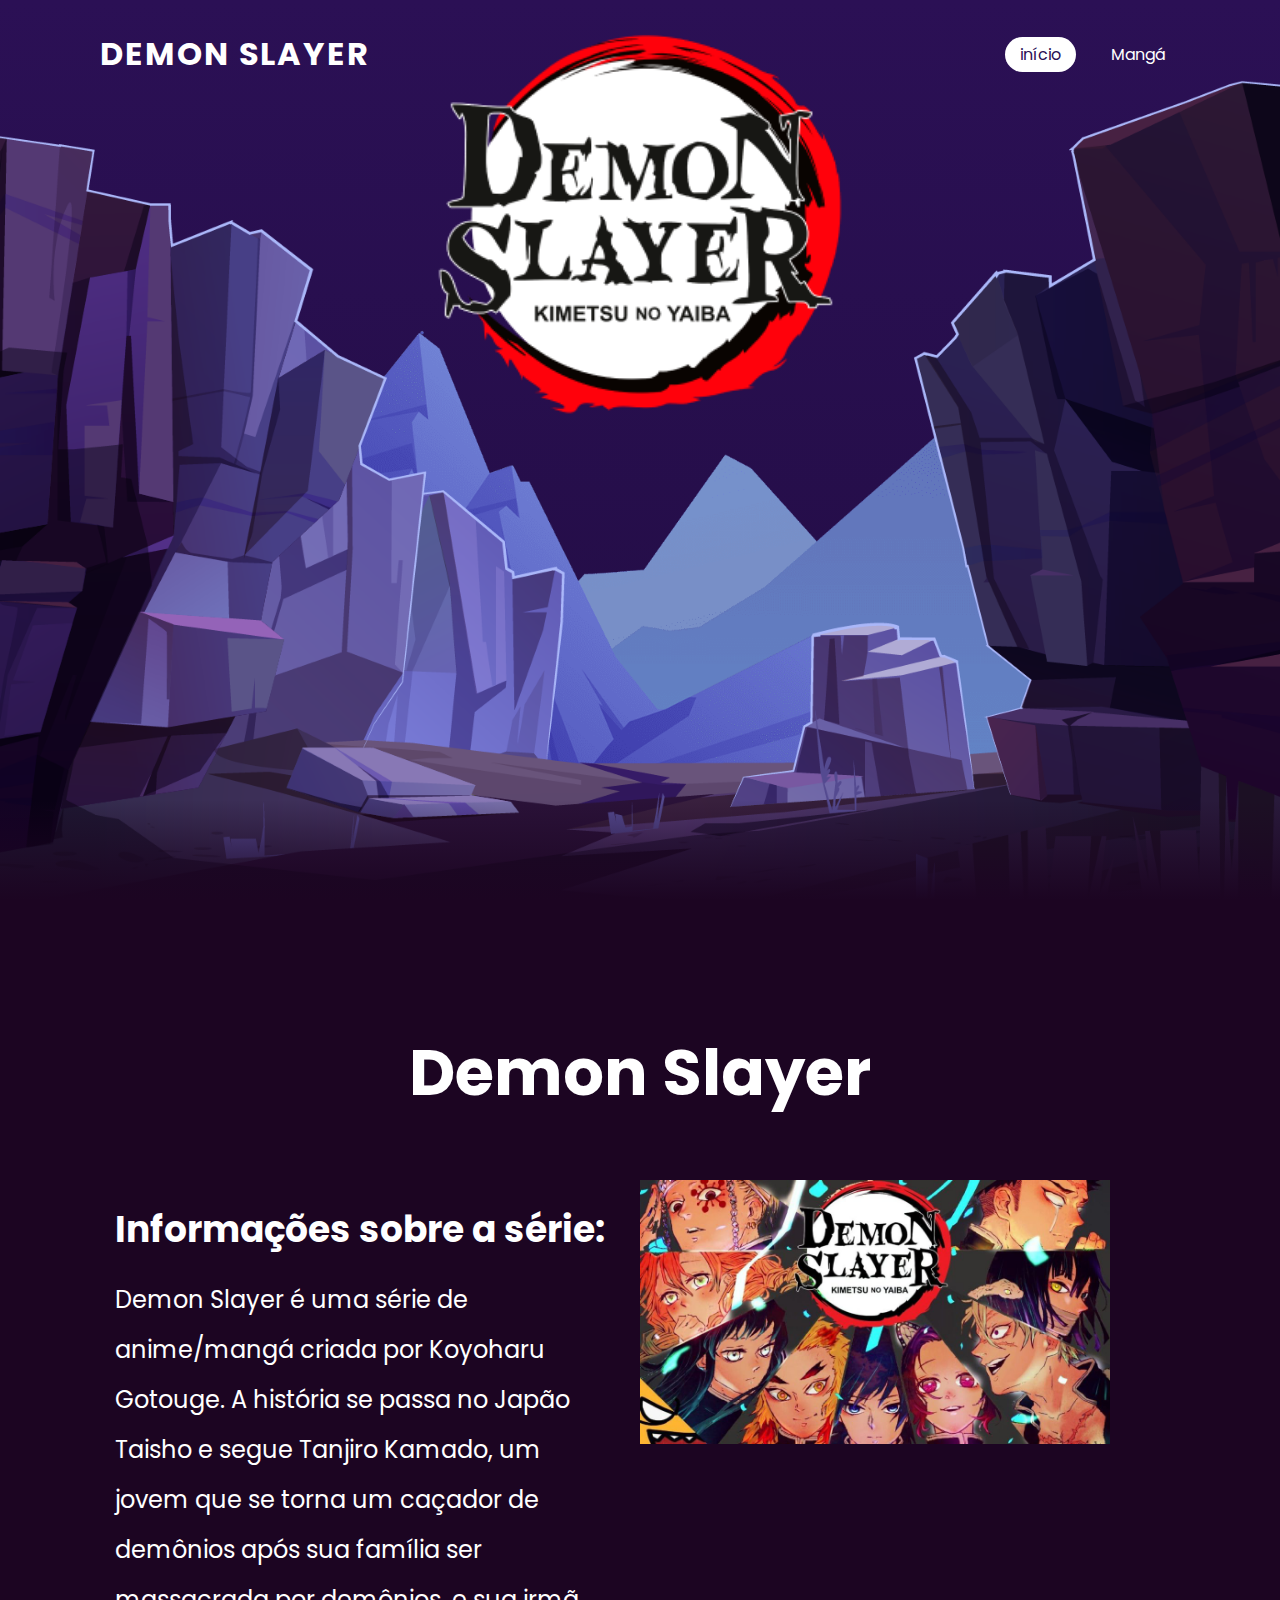
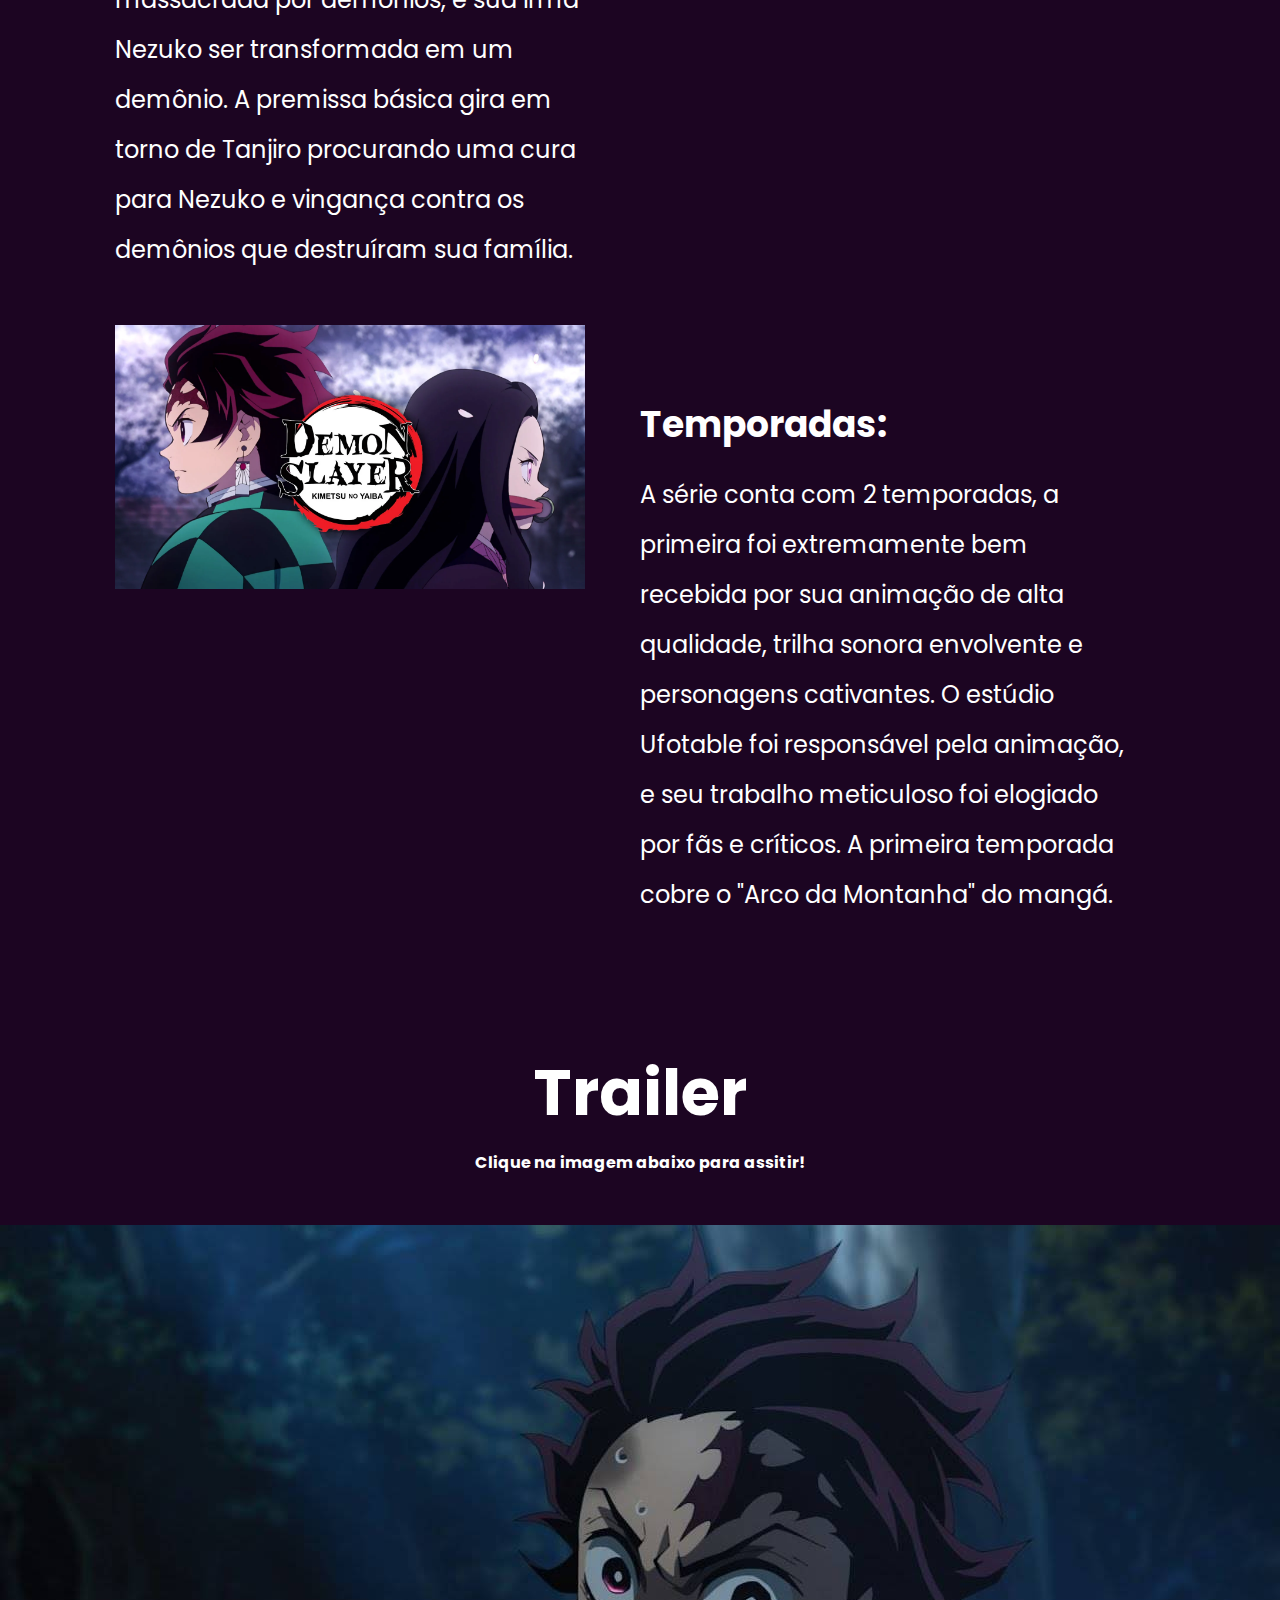
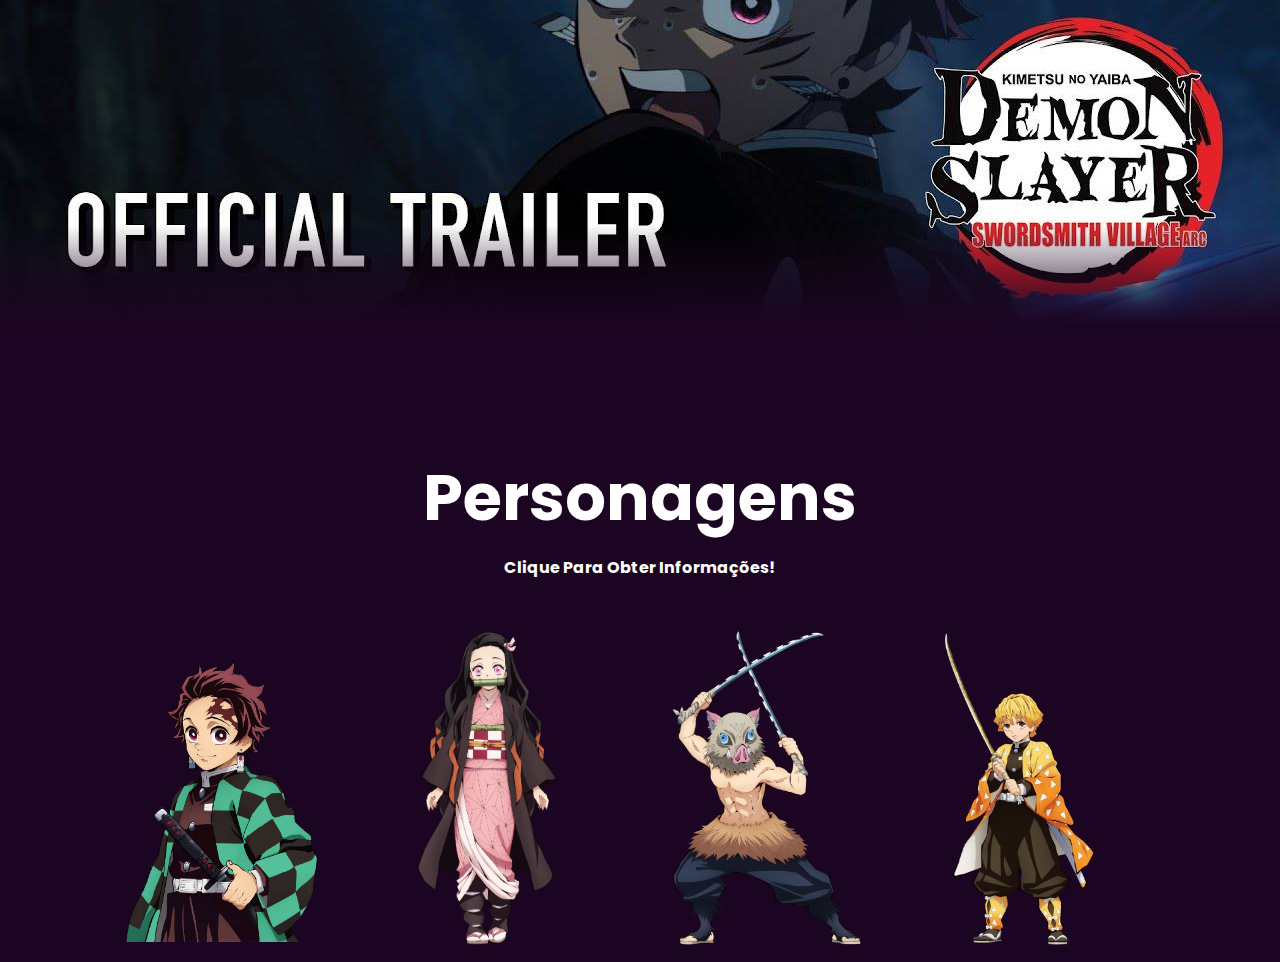
<file: autoria/index.html>
<!doctype html>
<html>
    <head>
        <title>Demon Slayer</title> <!--titulo da página-->
        <link rel="stylesheet" type="text/css" href="style.css"> <!--vincula o arquivo de estilo "style2.css" à página HTML. Ele define a aparência visual da página, especificando estilos para os elementos HTML.-->
        <link rel="stylesheet" href="https://stackpath.bootstrapcdn.com/font-awesome/4.7.0/css/font-awesome.min.css"> <!-- Esse link externo traz as definições de estilo específicas para os ícones de fontes escaláveis que podem ser usados para adicionar ícones estilizados a elementos na página. -->
        <link href="Imagens/Logo.png" rel="icon"/> <!-- Isso resultará na exibição da imagem "Logo.png" como o ícone da guia do navegador quando a página for carregada.        -->
        
    </head>
    <body>
        <header>
            <a class='logo' href='/'>Demon Slayer</a> <!-- Um link de âncora que serve como o logotipo (logo) da página, levando o usuário de volta à página inicial quando clicado.-->
            <ul>
                <li><a class='active' href='/'>início</a></li> <!-- usado para destacar visualmente o link ativo, com algum estilo específico em uma folha de estilo (CSS).-->
                <li><a href="manga.html">Mangá</a></li> <!--ao clicar neste link levará o usuário para a página dedicada ao "Mangá"-->
                
            </ul>
        </header>
        <section> <!-- Seção de conteúdo da página -->
            <img src="demon.jpg" id="demon">
            <img src="montanha.png" id="montanha">
            <h2 id="text">Kimetsu</h2>
            <img src="mountains_front.png" id="mountains_front">
        </section>
        <script>
              // Seleciona elementos do DOM pelo ID
              let stars = document.getElementById('demon');
            let demon = document.getElementById('demon');
            let mountains_behind = document.getElementById('mountains_behind');
            let text = document.getElementById('text');
            let btn = document.getElementById('btn');
            let mountains_front = document.getElementById(
                'mountains_front');
            let header = document.querySelector('header');

            // Adiciona um ouvinte de evento para o evento de rolagem (scroll)
            window.addEventListener('scroll', function(){
                // Obtém o valor do deslocamento vertical da janela de rolagem, usado para acionar uma função sempre que a página é rolada.
                let value = window.scrollY;
                 // Atualiza as propriedades de estilo com base no valor do deslocamento e cria um efeito de parallax, onde alguns elementos se movem em diferentes velocidades enquanto a página é rolada.
                demon.style.top = value * 1 + 'px'; //As propriedades de estilo ajustadas incluem top, marginRight, e marginTop, criando um efeito visual interessante à medida que o usuário rola para cima ou para baixo na página.
                moon.style.top = value * 1.25 + 'px';
                mountains_behind.style.top = value * 0.5 + 'px';
                mountains_front.style.top = value * 0 + 'px';
                text.style.marginRight = value * 4 + 'px';
                text.style.marginTop = value * 1.5 + 'px';
                btn.style.marginTop = value * 1.5 + 'px';
                header.style.top = value * 0.5 + 'px';
            })
        </script>
        <div class="sec" id="sec">
            <h2>Demon Slayer</h2>
            <br>
            <br>
            <div class="container1">  
                           <!-- Box a contendo informações sobre a série -->
                    <div class="box a p"><h3>Informações sobre a série:</h3>Demon Slayer é uma série de anime/mangá criada por Koyoharu Gotouge. A história se passa no Japão Taisho e segue Tanjiro Kamado, um jovem que se torna um caçador de demônios após sua família ser massacrada por demônios, e sua irmã Nezuko ser transformada em um demônio. A premissa básica gira em torno de Tanjiro procurando uma cura para Nezuko e vingança contra os demônios que destruíram sua família.
                        </div>
                    <div class="box b"><img src="demon1.jpg"></div>  <!-- Box b contendo uma imagem relacionada à série -->
            </div>
            <br>
            <br>
                <div class="container2">
                     <!-- Box a contendo informações sobre as temporadas da série -->
                    <div class="box a p"><br><h3>Temporadas:</h3> A série conta com 2 temporadas, a primeira foi extremamente bem recebida por sua animação de alta qualidade, trilha sonora envolvente e personagens cativantes. O estúdio Ufotable foi responsável pela animação, e seu trabalho meticuloso foi elogiado por fãs e críticos. A primeira temporada cobre o "Arco da Montanha" do mangá.
                        </div>
                        <div class="box b"><img src="demon2.webp"></div> <!-- Box b contendo outra imagem relacionada à série -->
                        
        </div>
        
        
        <div class="sec" id="sec">
            <h2>Trailer</h2>
            <h4>Clique na imagem abaixo para assitir!</h4>
            <br>
            <br>
            <section class="video video-1 bg-overlay bg-overlay-dark bg-parallax" id="video-2"> <!-- Atribui várias classes à seção para estilização e comportamento específicos. As classes como "video-1", "bg-overlay", "bg-overlay-dark" e "bg-parallax" geralmente indicam estilos visuais, sobreposição escura e efeito de paralaxe, respectivamente.-->
            
                <div class="bg-section"><img src="trailer2.jpg" alt="background"></div> <!--Insere uma imagem chamada "trailer2.jpg" como plano de fundo da seção. O atributo alt fornece um texto alternativo para a imagem-->
                <div class="player"><a class="popup-video" href="https://www.youtube.com/watch?v=YhrA6hjQbTw "> <i class="fas fa-play"></i></a></div> <!--Cria um link âncora que, quando clicado, abrirá um vídeo em um modal ou em uma nova janela. A classe "popup-video" sugere a possibilidade de abrir o vídeo em um pop-up.-->
              </section></div>
                    
                    <!-- img para adicionar imagens -->
                  </a>
                  <div class="sec" id="sec">
                    <h2>Personagens</h2>
                    <h4>Clique Para Obter Informações!</h4>
                    <br>
                    <br>
                    <div class="container1">  
                        <!-- Quatro boxes contendo imagens de personagens com links -->
                            <div class="box box1 a"><a href='tangiro.html'><img src="tangiro.png" >
                               </a> </div>
                            <div class="box box1 b"><a href='nezuco.html'><img src="nezuco.webp"></a></div>
                            <div class="box box1 a"><a href='inosuke.html'><img src="Inosuke.webp"></a>
                            </div>
                        <div class="box box1 b"><a href='zenitsu.html'><img src="Zenitsu.webp"></a></div>
                       
                    </div>
</file>
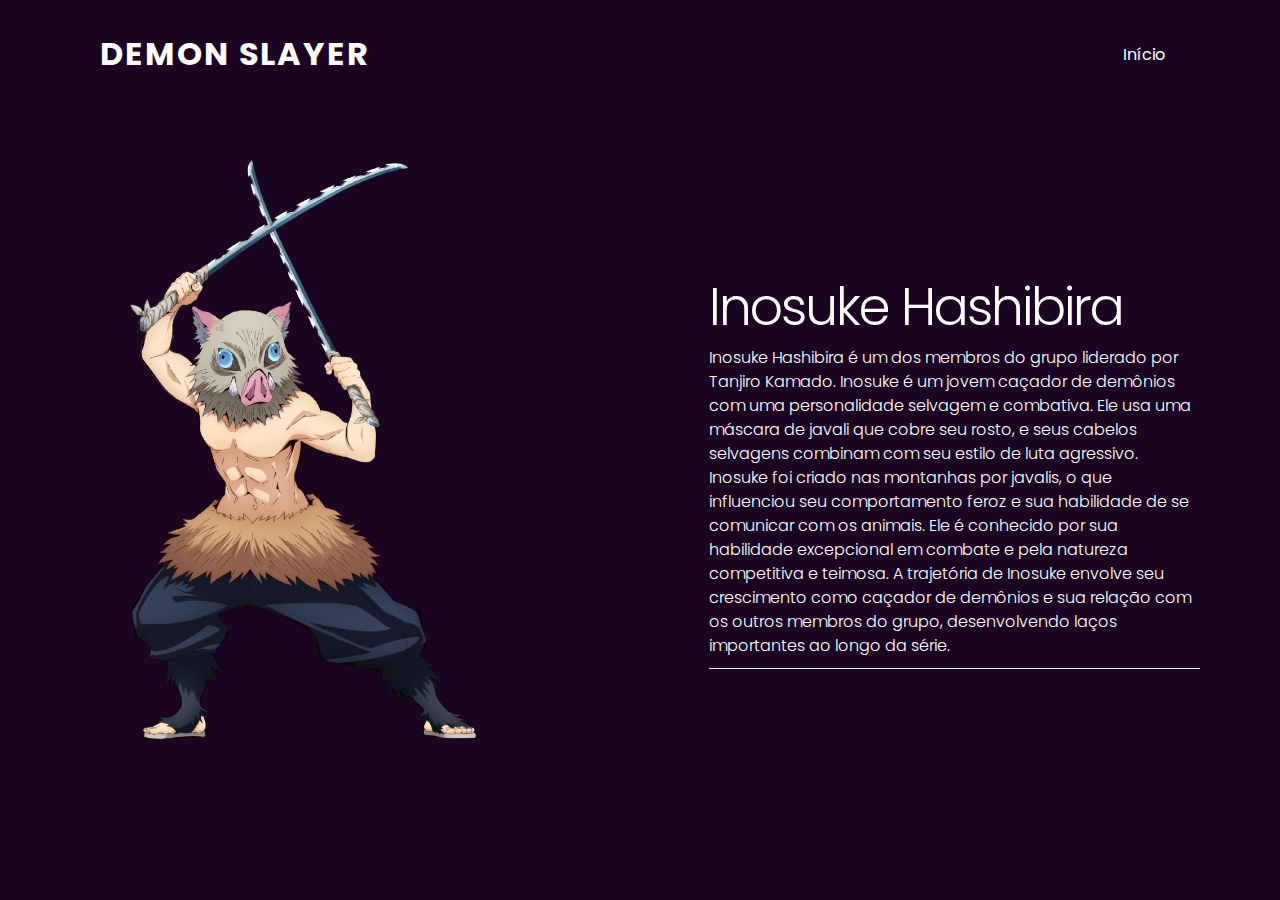
<file: autoria/inosuke.html>
<!DOCTYPE html>
<html>
  <head>
    <meta charset="utf-8">
    <meta name="viewport" content="width=device-width, initial-scale=1">
    <title>Demon Slayer</title>
    <link href="https://fonts.googleapis.com/css?family=Roboto:300,400,500" rel="stylesheet"> <!-- link externo que traz uma fonte do google-->
    <link rel="stylesheet" href="https://stackpath.bootstrapcdn.com/font-awesome/4.7.0/css/font-awesome.min.css"> <!-- Esse link externo traz as definições de estilo específicas para os ícones de fontes escaláveis que podem ser usados para adicionar ícones estilizados a elementos na página. -->
    <link href="style1.css" rel="stylesheet"> <!--vincula o arquivo de estilo "style1.css" à página HTML. Ele define a aparência visual da página, especificando estilos para os elementos HTML.-->
   
    <meta name="robots" content="noindex,follow" /> <!--Esta tag meta fornece instruções para os motores de busca.-->
    <link href="Imagens/Logo.png" rel="icon"/> <!--Esta linha define o ícone da página, geralmente exibido na guia do navegador.-->

  </head>

  <body>
    <header>
      <a class='logo' href='/'>Demon Slayer</a> <!-- Um link que serve como logotipo da página e aponta para a raiz do site-->
      <ul>
          <li><a href='/'>Início</a></li>
         
      </ul>
  </header>
    <main class="container"> <!--: Esta tag indica a seção principal da página, muitas vezes usada para conter o conteúdo principal da página.-->

      <div class="left-column"> <!--Essas tags dividem o conteúdo principal em duas colunas, possivelmente para exibir informações de maneira organizada.-->
        <img class="active" src="Inosuke.webp"> <!-- Uma imagem de Inosuke Hashibira exibida na coluna esquerda, com a classe "active" indicando que esta imagem está atualmente ativa.-->
      </div>


      <div class="right-column">

        <div class="product-description"> <!-- Uma divisão que contém a descrição do produto-->
          
          <h1>Inosuke Hashibira</h1>
          <p>Inosuke Hashibira é um dos membros do grupo liderado por Tanjiro Kamado. Inosuke é um jovem caçador de demônios com uma personalidade selvagem e combativa. Ele usa uma máscara de javali que cobre seu rosto, e seus cabelos selvagens combinam com seu estilo de luta agressivo. Inosuke foi criado nas montanhas por javalis, o que influenciou seu comportamento feroz e sua habilidade de se comunicar com os animais. Ele é conhecido por sua habilidade excepcional em combate e pela natureza competitiva e teimosa. A trajetória de Inosuke envolve seu crescimento como caçador de demônios e sua relação com os outros membros do grupo, desenvolvendo laços importantes ao longo da série.</p>
        </div>

    <script src="https://cdnjs.cloudflare.com/ajax/libs/jquery/3.1.1/jquery.min.js" charset="utf-8"></script> <!--: Essas tags são usadas para incluir scripts na página.-->
    <script src="script.js" charset="utf-8"></script>

    <script src="https://code.jquery.com/jquery-3.3.1.slim.min.js" integrity="sha384-q8i/X+965DzO0rT7abK41JStQIAqVgRVzpbzo5smXKp4YfRvH+8abtTE1Pi6jizo" crossorigin="anonymous"></script>
    <script src="https://cdnjs.cloudflare.com/ajax/libs/popper.js/1.14.3/umd/popper.min.js" integrity="sha384-ZMP7rVo3mIykV+2+9J3UJ46jBk0WLaUAdn689aCwoqbBJiSnjAK/l8WvCWPIPm49" crossorigin="anonymous"></script>
    <script src="https://stackpath.bootstrapcdn.com/bootstrap/4.1.3/js/bootstrap.min.js" integrity="sha384-ChfqqxuZUCnJSK3+MXmPNIyE6ZbWh2IMqE241rYiqJxyMiZ6OW/JmZQ5stwEULTy" crossorigin="anonymous"></script>      
  </body>
</html>
</file>
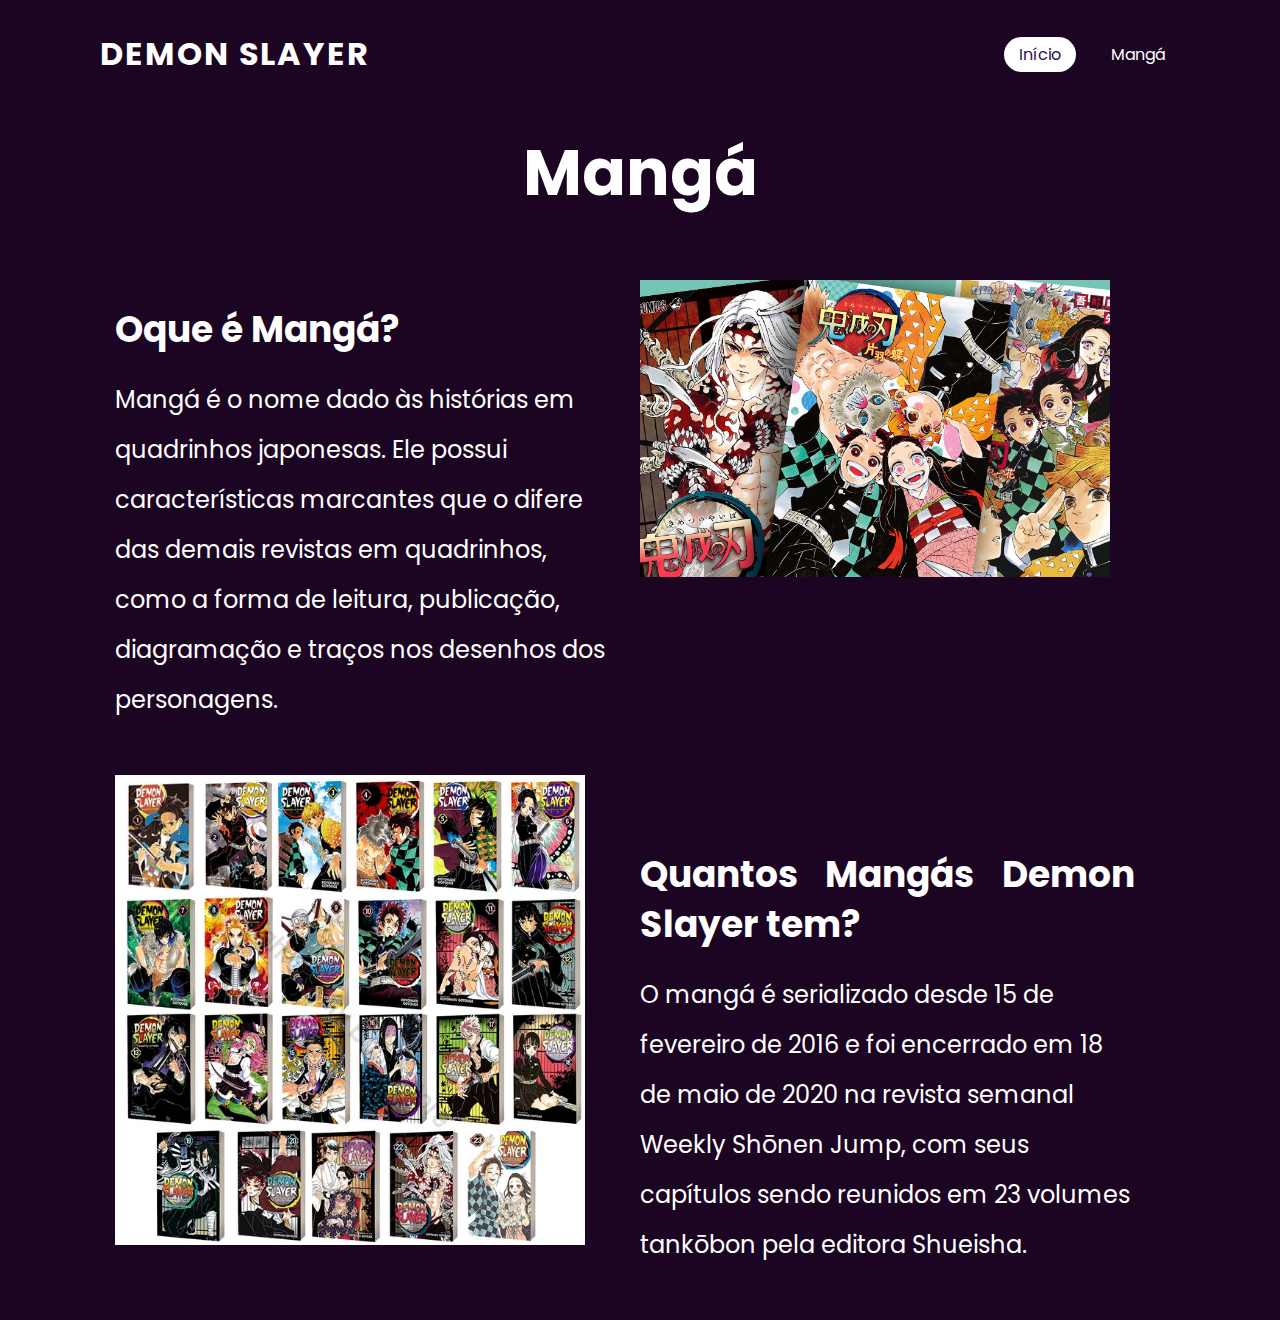
<file: autoria/manga.html>
<!doctype html>
<html>
    <head>
        <title>Demon Slayer</title>
        <link rel="stylesheet" type="text/css" href="style.css"> <!--vincula o arquivo de estilo "style.css" à página HTML. Ele define a aparência visual da página, especificando estilos para os elementos HTML.-->
        <link rel="stylesheet" href="https://stackpath.bootstrapcdn.com/font-awesome/4.7.0/css/font-awesome.min.css"> <!-- Esse link externo traz as definições de estilo específicas para os ícones de fontes escaláveis que podem ser usados para adicionar ícones estilizados a elementos na página. -->
        <link href="Imagens/Logo.png" rel="icon"/> <!--Esta linha define o ícone da página, geralmente exibido na guia do navegador.-->
        
    </head>
    <body>
        <header>
            <a class='logo' href='/'>Demon Slayer</a> <!-- Um link que serve como logotipo da página e aponta para a raiz do site-->
            <ul>
                
                <li><a class='active' href='/'>Início</a></li>
                <li><a href="manga.html">Mangá</a></li> <!-- A tag de imagem que exibe a imagem referenciada pelo arquivo "manga.jpg".-->
              
            </ul>
        </header>
       
        <div class="sec" id="sec"> <!-- Seção principal da página -->
            <h2>Mangá</h2>
            <br>
            <br>
            <div class="container1"> <!--representa um elemento HTML <div> com a classe CSS denominada "container1".-->
                           
                    <div class="box a p"><h3>Oque é Mangá?</h3>    <!-- Título da pagina -->
                        Mangá é o nome dado às histórias em quadrinhos japonesas.
                        Ele possui características marcantes que o difere das demais revistas em quadrinhos,
                         como a forma de leitura, publicação, diagramação e traços nos desenhos dos personagens.
                                                
                        </div>
                    <div class="box b"><img src="manga.jpg"></div> <!-- Imagem relacionada a Demon Slayer -->
            </div>
            <br>
            <br>
                <div class="container2"> <!--representa um elemento HTML <div> com a classe CSS denominada "container2".-->
                    
                    <div class="box a p"><br><h3>Quantos Mangás Demon Slayer tem?</h3>O mangá é serializado desde 15 de fevereiro de 2016 e foi encerrado em 18 de maio de 2020 na revista semanal Weekly Shōnen Jump, com seus capítulos sendo reunidos em 23 volumes tankōbon pela editora Shueisha.
                        </div>
                        <div class="box b"><img src="manga1.webp"></div> <!-- Imagem relacionada a Demon Slayer -->
                        
        </div>
        <br>
        <br>
</file>
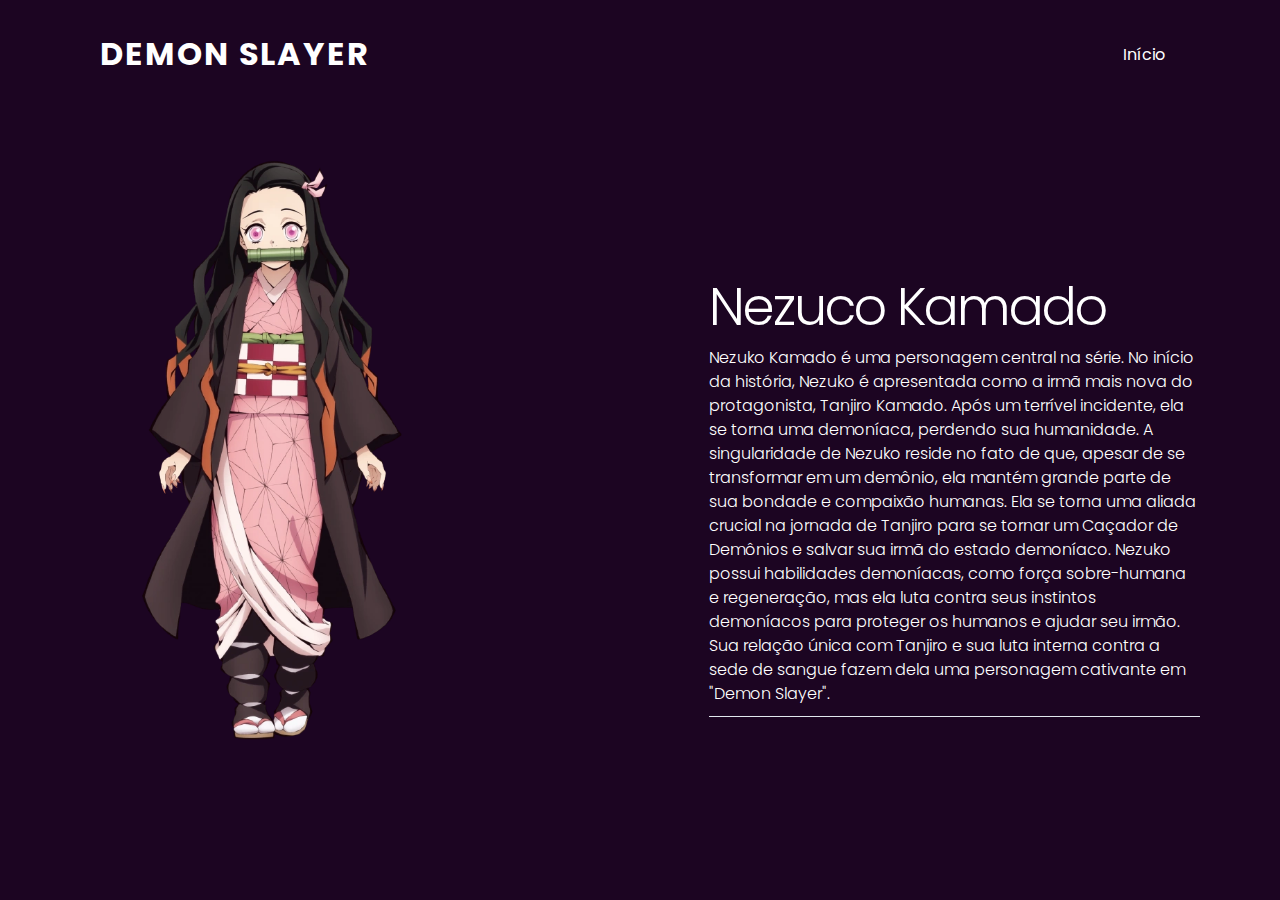
<file: autoria/nezuco.html>
<!DOCTYPE html>
<html>
  <head>
    <meta charset="utf-8">
    <meta name="viewport" content="width=device-width, initial-scale=1">
    <title>The Fall</title>
    <!-- Fonts -->
    <link href="https://fonts.googleapis.com/css?family=Roboto:300,400,500" rel="stylesheet">
    <!-- CSS -->
    <link href="style1.css" rel="stylesheet"> <!--vincula o arquivo de estilo "style1.css" à página HTML. Ele define a aparência visual da página, especificando estilos para os elementos HTML.-->
    <link rel="stylesheet" href="https://stackpath.bootstrapcdn.com/font-awesome/4.7.0/css/font-awesome.min.css"> <!-- Esse link externo traz as definições de estilo específicas para os ícones de fontes escaláveis que podem ser usados para adicionar ícones estilizados a elementos na página. -->
    <meta name="robots" content="noindex,follow" /> <!--Esta tag meta fornece instruções para os motores de busca.-->
    <link href="Imagens/Logo.png" rel="icon"/>  <!--Esta linha define o ícone da página, geralmente exibido na guia do navegador.-->

  </head>

  <body>
    <header>
      <a class='logo' href='/'>Demon Slayer</a> <!-- Um link que serve como logotipo da página e aponta para a raiz do site-->
      <ul>
          <li><a href='/'>Início</a></li> 

       
      </ul>
  </header>
    <main class="container"> <!--: Esta tag indica a seção principal da página, muitas vezes usada para conter o conteúdo principal da página.-->

      <div class="left-column"> <!--Essas tags dividem o conteúdo principal em duas colunas, possivelmente para exibir informações de maneira organizada.-->
        <img class="active" src="nezuco.webp"> <!-- Uma imagem de nezuco exibida na coluna esquerda, com a classe "active" indicando que esta imagem está atualmente ativa.-->
      </div>

      <div class="right-column">

       <div class="product-description">  <!-- Uma divisão que contém a descrição do produto-->
          
          <h1>Nezuco Kamado</h1>
          <p>Nezuko Kamado é uma personagem central na série. No início da história, Nezuko é apresentada como a irmã mais nova do protagonista, Tanjiro Kamado. Após um terrível incidente, ela se torna uma demoníaca, perdendo sua humanidade.
            A singularidade de Nezuko reside no fato de que, apesar de se transformar em um demônio, ela mantém grande parte de sua bondade e compaixão humanas. Ela se torna uma aliada crucial na jornada de Tanjiro para se tornar um Caçador de Demônios e salvar sua irmã do estado demoníaco.
            Nezuko possui habilidades demoníacas, como força sobre-humana e regeneração, mas ela luta contra seus instintos demoníacos para proteger os humanos e ajudar seu irmão. Sua relação única com Tanjiro e sua luta interna contra a sede de sangue fazem dela uma personagem cativante em "Demon Slayer".
            
            </p>
        </div>

    <script src="https://cdnjs.cloudflare.com/ajax/libs/jquery/3.1.1/jquery.min.js" charset="utf-8"></script> <!--: Essas tags são usadas para incluir scripts na página.-->
    <script src="script.js" charset="utf-8"></script>

                 
  </body>
</html>
</file>
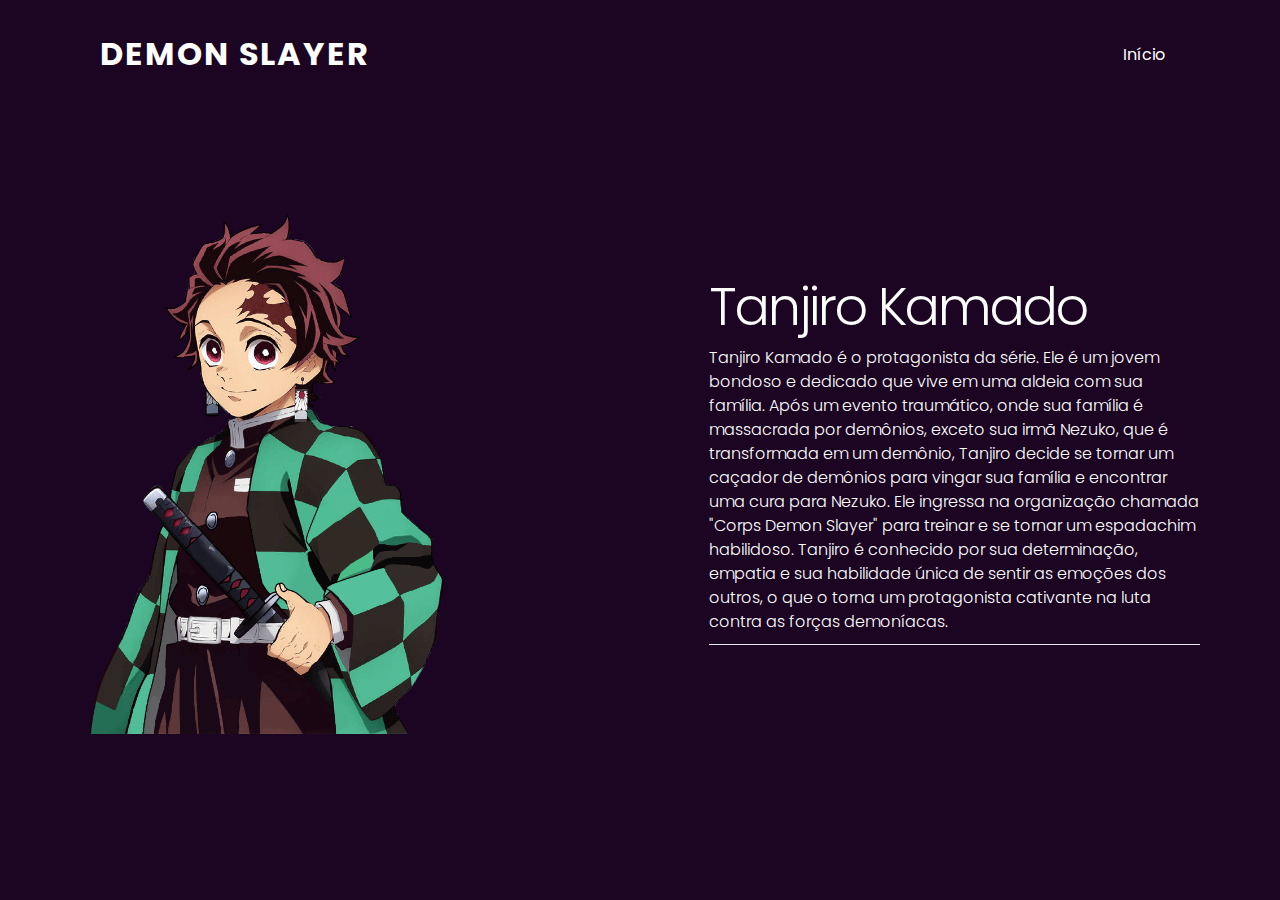
<file: autoria/tangiro.html>
<!DOCTYPE html>
<html>
  <head>
    <meta charset="utf-8">
    <meta name="viewport" content="width=device-width, initial-scale=1">
    <title>Demon Slayer
    </title>
    <link href="https://fonts.googleapis.com/css?family=Roboto:300,400,500" rel="stylesheet">
    <link href="style1.css" rel="stylesheet"> <!--vincula o arquivo de estilo "style1.css" à página HTML. Ele define a aparência visual da página, especificando estilos para os elementos HTML.-->
    <link rel="stylesheet" href="https://stackpath.bootstrapcdn.com/font-awesome/4.7.0/css/font-awesome.min.css"> <!-- Esse link externo traz as definições de estilo específicas para os ícones de fontes escaláveis que podem ser usados para adicionar ícones estilizados a elementos na página. -->
    <meta name="robots" content="noindex,follow" /> <!--Esta tag meta fornece instruções para os motores de busca.-->
    <link href="Imagens/Logo.png" rel="icon"/>  <!--Esta linha define o ícone da página, geralmente exibido na guia do navegador.-->

  </head>

  <body>
    <header>
      <a class='logo' href='/'>Demon Slayer</a> <!-- Um link que serve como logotipo da página e aponta para a raiz do site-->
      <ul>
          <li><a href='/'>Início</a></li>
         
      </ul>
  </header>
    <main class="container"> <!--: Esta tag indica a seção principal da página, muitas vezes usada para conter o conteúdo principal da página.-->

      <div class="left-column"> <!--Essas tags dividem o conteúdo principal em duas colunas, possivelmente para exibir informações de maneira organizada.-->
        <img class="active" src="tangiro.png"> <!-- Uma imagem de tangiro exibida na coluna esquerda, com a classe "active" indicando que esta imagem está atualmente ativa.-->
      </div>

      <div class="right-column">

      <div class="product-description">  <!-- Uma divisão que contém a descrição do produto-->
          
          <h1>Tanjiro Kamado</h1>
          <p>Tanjiro Kamado é o protagonista da série. Ele é um jovem bondoso e dedicado que vive em uma aldeia com sua família. Após um evento traumático, onde sua família é massacrada por demônios, exceto sua irmã Nezuko, que é transformada em um demônio, Tanjiro decide se tornar um caçador de demônios para vingar sua família e encontrar uma cura para Nezuko. Ele ingressa na organização chamada "Corps Demon Slayer" para treinar e se tornar um espadachim habilidoso. Tanjiro é conhecido por sua determinação, empatia e sua habilidade única de sentir as emoções dos outros, o que o torna um protagonista cativante na luta contra as forças demoníacas.</p>
        </div>

      <script src="https://cdnjs.cloudflare.com/ajax/libs/jquery/3.1.1/jquery.min.js" charset="utf-8"></script> <!--: Essas tags são usadas para incluir scripts na página.-->
    <script src="script.js" charset="utf-8"></script>

                 
  </body>
</html>
</file>
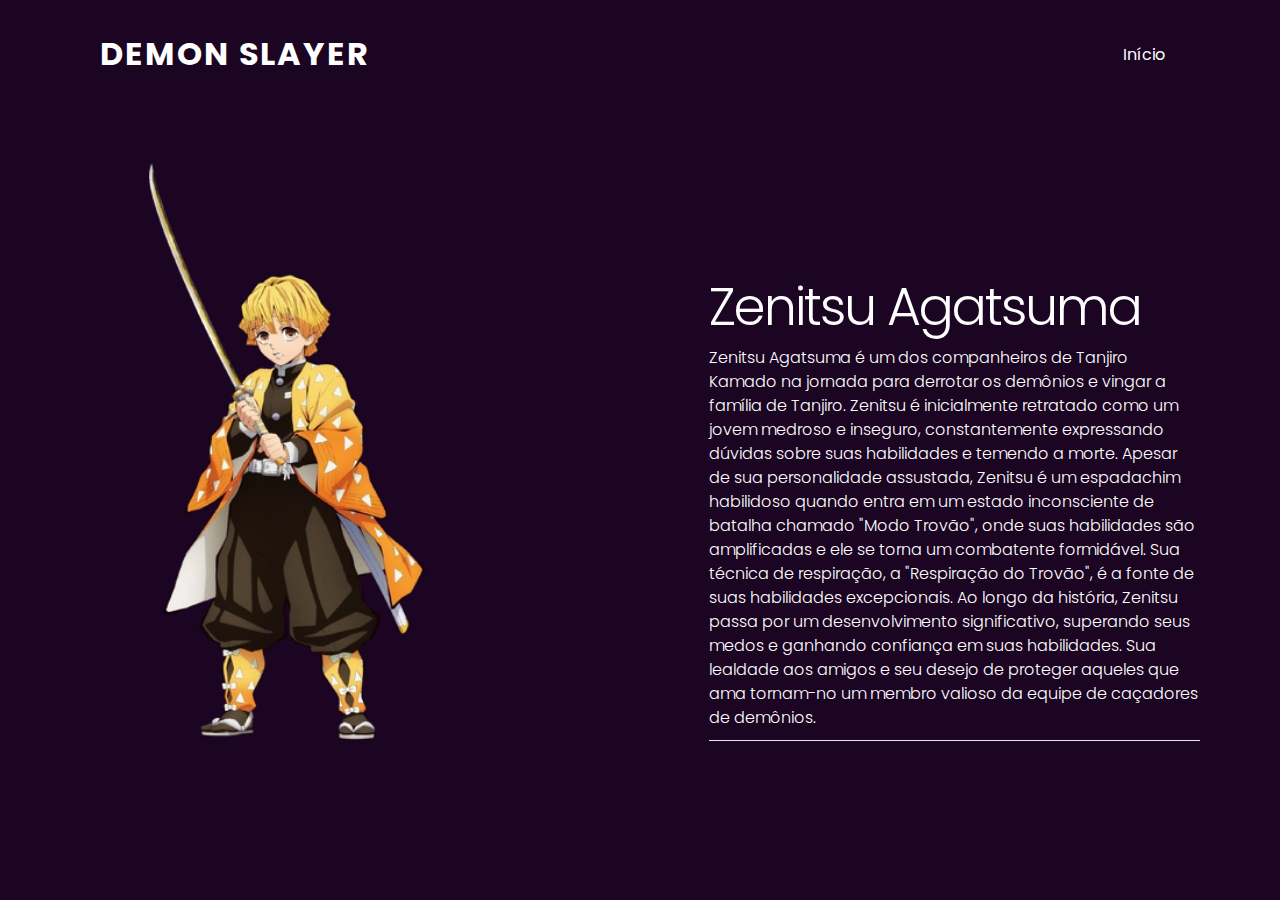
<file: autoria/zenitsu.html>
<!DOCTYPE html>
<html>
  <head>
    <meta charset="utf-8">
    <meta name="viewport" content="width=device-width, initial-scale=1">
    <title>Demon Slayer</title>
    <link href="https://fonts.googleapis.com/css?family=Roboto:300,400,500" rel="stylesheet"> <!--Link externo que traz uma fonte do google-->
    <link href="style1.css" rel="stylesheet"> <!--vincula o arquivo de estilo "style1.css" à página HTML. Ele define a aparência visual da página, especificando estilos para os elementos HTML.-->
    <link rel="stylesheet" href="https://stackpath.bootstrapcdn.com/font-awesome/4.7.0/css/font-awesome.min.css"> <!-- Esse link externo traz as definições de estilo específicas para os ícones de fontes escaláveis que podem ser usados para adicionar ícones estilizados a elementos na página. -->
    <meta name="robots" content="noindex,follow" /> <!--Esta tag meta fornece instruções para os motores de busca.-->
    <link href="Imagens/Logo.png" rel="icon"/>  <!--Esta linha define o ícone da página, geralmente exibido na guia do navegador.-->

  </head>

  <body>
    <header>
      <a class='logo' href='/'>Demon Slayer</a> <!-- Um link que serve como logotipo da página e aponta para a raiz do site-->
      <ul>
          <li><a href='/'>Início</a></li>
          
      </ul>
  </header>
    <main class="container"> <!--: Esta tag indica a seção principal da página, muitas vezes usada para conter o conteúdo principal da página.-->

      <div class="left-column"> <!--Essas tags dividem o conteúdo principal em duas colunas, possivelmente para exibir informações de maneira organizada.-->
        <img class="active" src="Zenitsu.webp"> <!-- Uma imagem de zenitsu exibida na coluna esquerda, com a classe "active" indicando que esta imagem está atualmente ativa.-->
      </div>

      <div class="right-column"> <!--uma divisão que contém coluna-->

        <div class="product-description">  <!-- Uma divisão que contém a descrição do produto-->
          
          <h1>Zenitsu Agatsuma</h1>
          <p>Zenitsu Agatsuma é um dos companheiros de Tanjiro Kamado na jornada para derrotar os demônios e vingar a família de Tanjiro. Zenitsu é inicialmente retratado como um jovem medroso e inseguro, constantemente expressando dúvidas sobre suas habilidades e temendo a morte.
            Apesar de sua personalidade assustada, Zenitsu é um espadachim habilidoso quando entra em um estado inconsciente de batalha chamado "Modo Trovão", onde suas habilidades são amplificadas e ele se torna um combatente formidável. Sua técnica de respiração, a "Respiração do Trovão", é a fonte de suas habilidades excepcionais.
            Ao longo da história, Zenitsu passa por um desenvolvimento significativo, superando seus medos e ganhando confiança em suas habilidades. Sua lealdade aos amigos e seu desejo de proteger aqueles que ama tornam-no um membro valioso da equipe de caçadores de demônios.</p>
        </div>

    <script src="https://cdnjs.cloudflare.com/ajax/libs/jquery/3.1.1/jquery.min.js" charset="utf-8"></script> <!--: Essas tags são usadas para incluir scripts na página.-->
    <script src="script.js" charset="utf-8"></script>

                 
  </body>
</html>
</file>
<file: autoria/style.css>
@import url('https://fonts.googleapis.com/css?family=Poppins:300,400,500,600,700,800,900&display=swap');
*

{
    margin: 0;
    padding: 0;
    box-sizing: border-box;
    font-family: 'Poppins', sans-serif;
    scroll-behavior: smooth;
}
body
{
    min-height: 100vh;
    overflow-x: hidden;
    background: linear-gradient(#2b1055,#000000);
}
header
{
    position: absolute;
    top: 0;
    left: 0;
    width: 100%;
    padding: 30px 100px;
    display: flex;
    justify-content: space-between;
    align-items: center;
    z-index: 10000;
}
header .logo
{
color: #fff;
font-weight: 700;
text-decoration: none;
font-size: 2em;
text-transform: uppercase;
letter-spacing: 2px;
}
header ul
{
    display: flex;
    justify-content: center;
    align-items: center;
}
header ul li
{
    list-style: none;
    margin-left: 20px;
}
header ul li a
{
    text-decoration: none;
    padding: 6px 15px;
    color: #fff;
    border-radius: 20px;
}
header ul li a:hover,
header ul li a.active 
{
    background: #fff;
    color: #2b1055;
}
section
{
    position: relative;
    width: 100%;
    height: 100vh;
    padding: 100px;
    display: flex;
    justify-content: center;
    align-items: center;
    overflow: hidden;
}
section::before
{
    content: '';
    position: absolute;
    bottom: 0;
    width: 100%;
    height: 100px;
    background: linear-gradient(to top,#1c0522,transparent);
    z-index: 1000;
}
section img
{
    position: absolute;
    top: 0;
    left: 0;
    width: 100%;
    height: 100%;
    object-fit: cover;
    pointer-events: none;
}
section img#moon
{
    mix-blend-mode: screen;
}

section img#demon {
    width: 100%;
    height: 50vh;
}
section img#mountains_front
{
    z-index: 10;
}
#text
{
    position: absolute;
    right: -350px;
    color: #fff;
    white-space: nowrap;
    font-size: 7.5vw;
    z-index: 9;
}
#btn
{
    text-decoration: none;
    display: inline-block;
    padding: 8px 30px;
    border-radius: 40px;
    background: #fff;
    color: #2b1055;
    font-size: 1.5em;
    z-index: 9;
    transform: translateY(100px);
}
.sec
{
    position: relative;
    /*padding-right: 225px;*/
    padding-top: 125px;
    background: #1c0522;
}
.sec2
{
    position: relative;
    /*padding-right: 225px;*/
    padding-top: 125px;
    background: #1c0522;
}
.sec h2
{
    
    font-size: 4em;
    margin-bottom: 10px;
    /*padding-left: 225px;*/
    color: #fff;
    text-align: center;
}

.sec h4{
	color: #fff;
    text-align: center;
}
.sec h5
{
    font-size: 1em;
    /*padding-left: 225px;*/
    color: #fff;
    text-align: center;
}
/*Colunas*/
* {
    box-sizing: border-box;
}
.wrapper {
  width: 100%;
  }
  .container1   {
	width: 98%;
	margin:auto;
}
.container2 {
	width: 98%;
	margin:auto;
}

  .box {
          background-color: #444;
          color: #fff;
          font-size: 1.5em;
         /* padding: 1em;*/
         line-height: 50px;
         margin-right: 30px;
         
  }
  .box1:hover{
	transform:scale(1.2);
	z-index: 2;
	transition: 0.5s;
  }
 

  .box h3
{
	 /*line-height: 50px;*/
    font-size: 1.5em;
    margin-bottom: 20px;
    /*padding-left: 225px;*/
    color: #fff;
    text-align: center;
    margin-top: 25px;
}

  .a {
      background-color: transparent;
      width: 100%;
  }
  .b {
      background-color:transparent;
      width: 100%;
  }


.container1 img
{
    width: 95%;
    text-align: center;

}
.container2 img
{
    width: 95%;
    text-align: center;
}

@media (min-width: 767px) {
    .container1  {
        max-width: 96%;
        margin:auto;
        display: flex;
    }

    .container2 {
        max-width: 96%;
        margin:auto;
        display: flex;
        flex-direction: row-reverse;
    }
	.container3{
        max-width: 100%;
        margin:auto;
		margin-left: 250px;
		background-color: #1c0522;

    }



    .a {
        width: 50%;
    }
    .b {
        width: 50%;
    }
	.c{
		width: 75%;
	}
	.d{
		width: 25%;
	}
}

@media (min-width: 1200px) {
    .container1  {
        max-width: 82%;
    }
    .container2 {
        max-width: 82%;
    }
	.box h3
	{
		text-align: justify;
	}
	.box p
	{
		text-align: justify;
	}
	
}


/*Footer*/
@import url('https://fonts.googleapis.com/css2?family=Poppins:wght@300;400;500;600;700&display=swap');

.container{
	max-width: 1170px;
	margin:auto;
}
.row{
	display: flex;
	flex-wrap: wrap;
}
ul{
	list-style: none;
}
.footer{
	background-color: #ad14d3;
    padding-top: 70px;
    padding-bottom: 20px;
    background: linear-gradient(to bottom,#1c0522,transparent);
}
.footer-col{
   width: 25%;
   padding: 0 15px;
}
.footer-col h4{
	font-size: 18px;
	color: #ffffff;
	text-transform: capitalize;
	margin-bottom: 35px;
	font-weight: 500;
	position: relative;
}
.footer-col h4::before{
	content: '';
	position: absolute;
	left:0;
	bottom: -10px;
	background-color: #e91e63;
	height: 2px;
	box-sizing: border-box;
	width: 50px;
}
.footer-col ul li:not(:last-child){
	margin-bottom: 10px;
}
.footer-col ul li a{
	font-size: 16px;
	text-transform: capitalize;
	color: #ffffff;
	text-decoration: none;
	font-weight: 300;
	color: #bbbbbb;
	display: block;
	transition: all 0.3s ease;
    background-image:url( Facebook.png );
}
.footer-col ul li a:hover{
	color: #ffffff;
	padding-left: 8px;
}
.footer-col .social-links a{
	display: inline-block;
	height: 40px;
	width: 40px;
	background-color: rgba(255,255,255,0.2);
	margin:0 10px 10px 0;
	text-align: center;
	line-height: 40px;
	border-radius: 50%;
	transition: all 0.5s ease;
}
.footer-col .social-links img{
	display: inline-block;
	height: 40px;
	width: 40px;
	background-color: rgba(255,255,255,0.2);
	margin:0 10px 10px 0;
	text-align: center;
	line-height: 40px;
	border-radius: 50%;
	transition: all 0.5s ease;
}

.footer-col .social-links a:hover{
	color: #24262b;
	background-color: #ffffff;
}

/*responsive*/
@media(max-width: 767px){
    .footer-col{
      width: 50%;
      margin-bottom: 30px;
  }
  .sec
{
    position: relative;
    /*padding-right: 225px;*/
    padding-top: 125px;
}
.sec h2
{
    text-align: center;
}
.wrapper {
    display: grid;
    grid-template-columns: 700px 700px;	
  }
  }



  @media(max-width: 574px){
    .footer-col{
      width: 100%;
  }
}


    #Video
\*------------------------------------*/
.video--button {
	position: relative;
}

.video--button .popup-video {
	text-align: center;
	display   : inline-block;
	position  : relative;
}

.video--button .popup-video span {
	position: relative;
	width   : 88px;
	height  : 88px;
}

.video--button .popup-video span:before {
	position               : absolute;
	left                   : -4px;
	top                    : -37px;
	content                : "";
	width                  : 88px;
	height                 : 88px;
	border                 : 2px solid var(--global--color-white);
	border-radius          : 50%;
	opacity                : 1;
	-webkit-animation      : pulse 1s infinite linear;
	animation              : pulse 1s infinite linear;
	-webkit-animation-delay: .5s;
	animation-delay        : .5s;
}

.video--button .popup-video i {
	font-size       : 18px;
	width           : 80px;
	height          : 80px;
	line-height     : 80px;
	border-radius   : 50%;
	background-color: var(--global--color-white);
	color           : var(--global--color-heading);
	position        : relative;
	display         : inline-block;
}

.video--button .popup-video i:hover {
	color: var(--global--color-primary);
}

.video--button .popup-video h6 {
	color        : white;
	font-size    : 13px;
	font-weight  : 700;
	padding-top  : 27px;
	margin-bottom: 0;
	line-height  : 1;
}

.video--button .popup-video:hover {
	-webkit-animation: none;
	animation        : none;
}

.video {
	position: relative;
	height  : 700px;
	overflow: visible;
}

.video:hover .player a {
	background-color: var(--global--color-primary);
}

.video:hover .player a i {
	opacity   : 1;
	visibility: visible;
}

@media screen and (max-width: 1200px) {
	.video {
		height: 400px;
	}
}

.video .player {
	position         : absolute;
	top              : 50%;
	left             : 50%;
	-webkit-transform: translate(-50%, -50%);
	-ms-transform    : translate(-50%, -50%);
	transform        : translate(-50%, -50%);
	z-index          : 600;
}

.video .player a {
	display           : -webkit-box;
	display           : -ms-flexbox;
	display           : flex;
	-webkit-box-pack  : center;
	-ms-flex-pack     : center;
	justify-content   : center;
	-webkit-box-align : center;
	-ms-flex-align    : center;
	align-items       : center;
	width             : 80px;
	height            : 80px;
	border-radius     : 50%;
	background-color  : var(--global--color-white);
	color             : var(--global--color-white);
	-webkit-transition: 300ms ease-in-out;
	-o-transition     : 300ms ease-in-out;
	transition        : 300ms ease-in-out;
	cursor            : pointer;
}

.video .player a::before {
	content          : "";
	position         : absolute;
	top              : 50%;
	left             : 50%;
	-webkit-transform: translate(-50%, -50%);
	-ms-transform    : translate(-50%, -50%);
	transform        : translate(-50%, -50%);
	width            : 500px;
	height           : 500px;
	border-radius    : 50%;
	background-color : var(--global--color-primary);
}

.video .player a i {
	opacity           : 0;
	z-index           : 5;
	visibility        : hidden;
	color             : var(--global--color-white);
	font-size         : 18px;
	-webkit-transition: 300ms ease-in-out;
	-o-transition     : 300ms ease-in-out;
	transition        : 300ms ease-in-out;
}

@media screen and (max-width: 991.98px) {
	.video.features {
		height        : auto;
		padding-top   : 300px;
		padding-bottom: 300px;
	}

	.video.features .player {
		top: 20%;
	}
}

.video .features-container {
	-webkit-transform: translateY(490px);
	-ms-transform    : translateY(490px);
	transform        : translateY(490px);
}

/* video #1 */
.video-1 {
	padding-top   : 0;
	padding-bottom: 0;
}

.video-1 .video--button {
	height: 720px;
}

.video-2 {
	position: relative;
}

.video-2:hover .btn--video {
	color: var(--global--color-primary);
}

.video-2:hover .btn--video i {
	background-color: var(--global--color-primary);
	color           : white;
}

.video-2 .btn--video {
	position         : absolute;
	top              : 50%;
	left             : 50%;
	-webkit-transform: translate(-50%, -50%);
	-ms-transform    : translate(-50%, -50%);
	transform        : translate(-50%, -50%);
	color            : white;
	font-size        : 13px;
	font-weight      : 700;
	line-height      : 51px;
	text-transform   : capitalize;
	width            : auto;
}

.video-2 .btn--video::before {
	content: unset;
}

.video-2 .btn--video i {
	display         : inline-block;
	width           : 81px;
	height          : 81px;
	line-height     : 81px;
	border-radius   : 51px;
	font-size       : 18px;
	background-color: white;
	color           : var(--global--color-primary);
	margin-right    : 12px;
}



.owl-video-play-icon{position:absolute;height:80px;width:80px;left:50%;top:50%;margin-left:-40px;margin-top:-40px;background:url(owl.video.play.png) 
    no-repeat;cursor:pointer;z-index:1;transition:transform .1s ease}.owl-carousel .owl-video-play-icon:hover
    {-ms-transform:scale(1.3,1.3);transform:scale(1.3,1.3)}.owl-carousel .owl-video-playing .owl-video-play-icon:hover,.owl-carousel .owl-video-playing 
    .owl-video-tn{display:none}.owl-carousel .owl-video-tn{opacity:0;height:100%;background-position:center center;background-repeat:no-repeat;
        background-size:contain;transition:opacity .4s ease}.owl-carousel .owl-video-frame{position:relative;z-index:1;height:100%;width:100%}

        .d-none{display:none!important;
        }

        .bg-section {
            position           : absolute;
            overflow           : hidden;
            z-index            : 1;
            background-size    : cover;
            background-repeat  : no-repeat;
            background-position: center center;
            width              : 100%;
            height             : 100%;
            }

            .bg-parallax {
                background-attachment: fixed;
            }
			
/* Background Video */
.bg-video {
	position: relative;
}

.bg-video iframe {
	position         : absolute;
	top              : 0;
	left             : 0;
	right            : 0;
	-o-object-fit    : cover;
	object-fit       : cover;
	width            : 100%;
	height           : 100%;
	-webkit-transform: rotateZ(0);
	-ms-transform    : rotate(0);
	transform        : rotateZ(0);
}

.bg-video h2 {
	text-transform   : capitalize;
	position         : absolute;
	top              : 50%;
	left             : 50%;
	-webkit-transform: translate(-50%);
	-ms-transform    : translate(-50%);
	transform        : translate(-50%);
	z-index          : 5;
}

.no-shadow {
	-webkit-box-shadow: none !important;
	box-shadow        : none !important;
}

.bg-animate {
	background-size    : cover;
	background-position: 0px 0px;
	background-repeat  : repeat-x;
	-webkit-animation  : animatedBackground 30s linear infinite;
	animation          : animatedBackground 30s linear infinite;
}

@-webkit-keyframes animatedBackground {
	from {
		background-position: 0 0;
	}

	to {
		background-position: 100% 0;
	}
}

@keyframes animatedBackground {
	from {
		background-position: 0 0;
	}

	to {
		background-position: 100% 0;
	}
}
</file>
<file: autoria/style1.css>
@import url('https://fonts.googleapis.com/css2?family=Poppins:wght@300;400;500;600;700&display=swap');
*

{
    margin: 0;
    padding: 0;
    box-sizing: border-box;
    font-family: 'Poppins', sans-serif;
    scroll-behavior: smooth;
}
header
{
    position: relative;
    top: 0;
    left: 0;
    width: 100%;
    padding: 30px 100px;
    display: flex;
    justify-content: space-between;
    align-items: center;
    z-index: 10000;
}
header .logo
{
color: #fff;
font-weight: 700;
text-decoration: none;
font-size: 2em;
text-transform: uppercase;
letter-spacing: 2px;
}
header ul
{
    display: flex;
    justify-content: center;
    align-items: center;
}
header ul li
{
    list-style: none;
    margin-left: 20px;
}
header ul li a
{
    text-decoration: none;
    padding: 6px 15px;
    color: #fff;
    border-radius: 20px;
}

html, body {
  height: 100%;
  width: 100%;
  margin: 0;
  background-color: #1c0522;
  overflow-x: hidden;

}

.container {
  
  max-width: 1200px;
  margin: 0 auto;
  padding: 30px;
  display: flex;
}
.container h1{
  color:white
}
/* Columns */
.left-column {
  width: 65%;
  position: relative;
  margin-right: 30px;
}

.right-column {
  
  width: 55%;
  margin-top: 120px;
  background-color: transparent;
    padding: 10px;
    border-radius: 10px;
  
}


/* Left Column */
.left-column img {
  margin-top: 20px;
  margin-right: 50px;
  background-color: transparent;
  width: 68%;
  height: auto;
  position: absolute;
  left: 0;
  top: 0;
  opacity: 0;
  transition: all 0.3s ease;
}

.left-column img.active {
  opacity: 1;
}


/* Right Column */

/* Product Description */
.product-description {
  
  border-bottom: 1px solid #E1E8EE;
  margin-bottom: 20px;
  padding-bottom: 10px;
}

.product-description h1 {
  font-weight: 300;
  font-size: 52px;
  color: #fff;
  font-family: 'Poppins', sans-serif;
  letter-spacing: -2px;
}
.product-description p {
  font-size: 16px;
  font-weight: 300;
  color: #ffffff;
  line-height: 24px;
}

/* Responsive */
@media (max-width: 940px) {
  .container {
    flex-direction: column;
  }

  .left-column,
  .right-column {
    width: 100%;
  }

  .left-column img {
    width: 300px;
    right: 0;
    top: -65px;
    left: initial;
  }
}
#text
{
    position: absolute;
    right: -350px;
    color: #fff;
    white-space: nowrap;
    font-size: 7.5vw;
    z-index: 9;
}
@media (max-width: 535px) {
  .left-column img {
    width: 350px;
    top: 0px;
    left: -30px;
    bottom: 10px;
  }
  .right-column{
    flex-direction: row-reverse;
    margin-top: 500px;

  }
 
}
.sec h5
{
    font-size: 1em;
    /*padding-left: 225px;*/
    color: #fff;
    text-align: center;
}

.sec
{
    position: relative;
    /*padding-right: 225px;*/
    background: #1c0522;
}
.sec2
{
    position: relative;
    /*padding-right: 225px;*/
    padding-top: 125px;
    background: #1c0522;
}
.sec h2
{
    font-size: 4em;
    margin-bottom: 10px;
    /*padding-left: 225px;*/
    color: #fff;
    text-align: center;
}

/*responsive*/
@media(max-width: 767px){
  .sec
{
    position: relative;
    /*padding-right: 225px;*/
    
}
.sec h2
{
    text-align: center;
}
.wrapper {
    display: grid;
    grid-template-columns: 700px 700px;	
  }
  }
</file>
